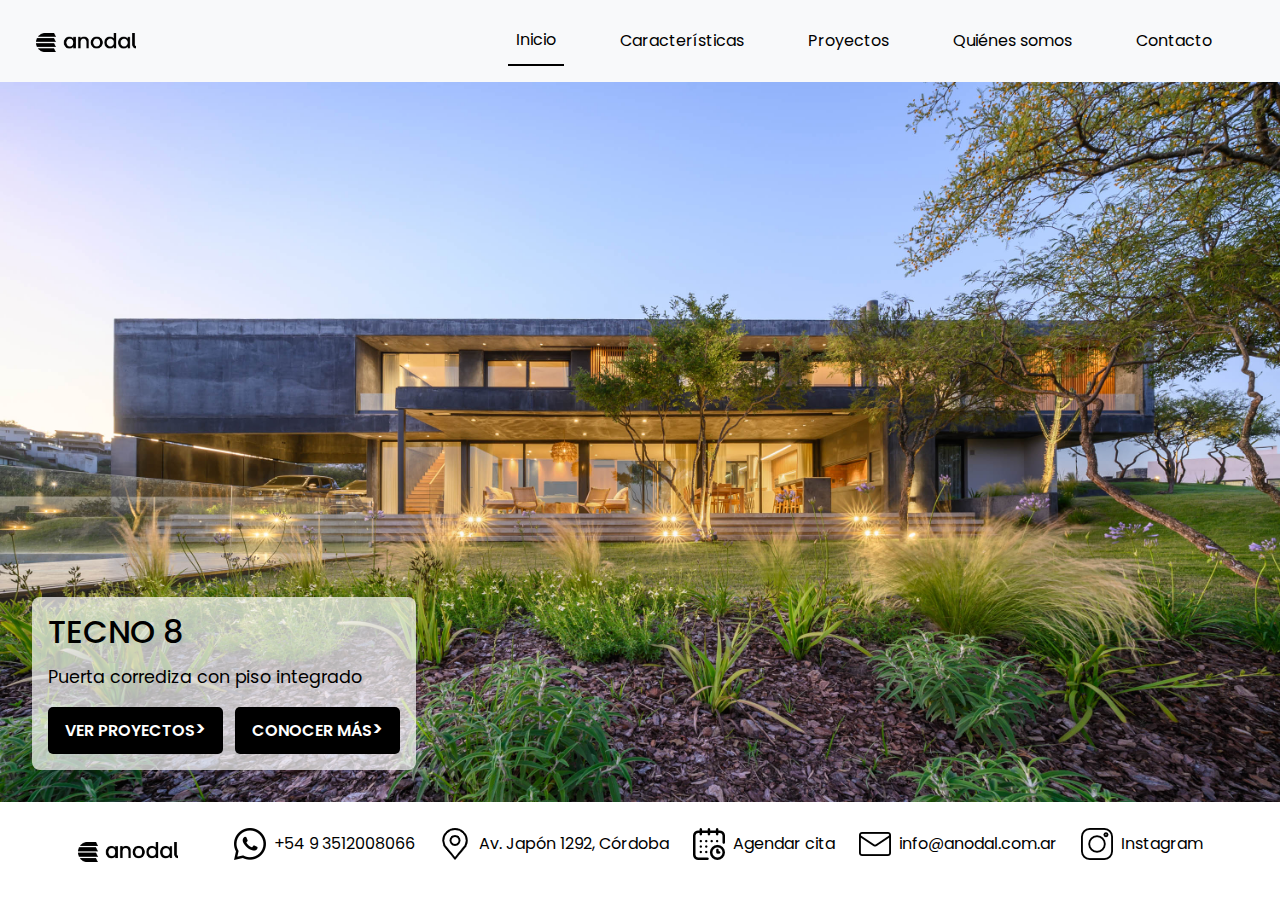
<file: index.html>
<!DOCTYPE html>
<html lang="en">
  <head>
    <link rel="preconnect" href="https://fonts.googleapis.com">
    <link rel="preconnect" href="https://fonts.gstatic.com" crossorigin>
    <link href="https://fonts.googleapis.com/css2?family=Poppins:ital,wght@0,100;0,200;0,300;0,400;0,500;0,600;0,700;0,800;0,900;1,100;1,200;1,300;1,400;1,500;1,600;1,700;1,800;1,900&display=swap" rel="stylesheet">
    <meta charset="UTF-8" />
    <meta name="viewport" content="width=device-width, initial-scale=1.0" />
    <title>Tecno 8</title>
    <link rel="stylesheet" href="https://cdn.jsdelivr.net/npm/bootstrap@5.3.5/dist/css/bootstrap.min.css">
    <link rel="stylesheet" href="css/main.css">

  </head>
  <body>
    <header>
      <!--Navegación-->
      <nav class="navbar navbar-expand-lg navbar-light bg-light fixed-top">
        <div class="container-fluid">
          <a class="navbar-brand" href="index.html">
            <img src="icons/ANODAL_logoNegroPNG.png" alt="logo anodal png" class="logo-navbar">
          </a>
          <!-- Botón del menú hamburguesa -->
          <button class="navbar-toggler" type="button" data-bs-toggle="collapse" data-bs-target="#navbarNav" aria-controls="navbarNav" aria-expanded="false" aria-label="Toggle navigation">
            <span class="navbar-toggler-icon"></span>
          </button>
          <!-- Menú -->
          <div class="collapse navbar-collapse" id="navbarNav">
            <ul class="navbar-nav ms-auto">
              <li class="nav-item">
                <a class="nav-link navbar-line active" aria-current="page" href="index.html">Inicio</a>
              </li>
              <li class="nav-item">
                <a class="nav-link" href="pages/características.html">Características</a>
              </li>
              <li class="nav-item">
                <a class="nav-link" href="pages/proyectos.html">Proyectos</a>
              </li>
              <li class="nav-item">
                <a class="nav-link" href="pages/quienessomos.html">Quiénes somos</a>
              </li>
              <li class="nav-item">
                <a class="nav-link" href="pages/contactos.html">Contacto</a>
              </li>
            </ul>
          </div>
        </div>
      </nav>      
    </header>
    <main>
      <section class="hero-card">
        <div class="hero-card__image">
          <img src="images/Portada_index.jpg" alt="Interior moderno de Puerta corrediza Tecno8">
        </div>
      
        <div class="hero-card__overlay">
          <h2 class="overlay__title">TECNO 8</h2>
          <p class="overlay__subtitle">Puerta corrediza con piso integrado</p>
          <div class="overlay__buttons">
            <a href="pages/proyectos.html" class="btn">Ver proyectos</a>
            <a href="pages/contactos.html" class="btn">Conocer más</a>
          </div>
        </div>
      </section>
    </main>
    <!--PIE DE PÁGINA-->
    <footer class="footer">
      <div class="footer-content">
        <img src="icons/ANODAL_logoNegroPNG.png" alt="logo pie de página anodal" class="footer-logo">
        <ul class="footer-links">
          <li><img src="icons/wsp.png" alt="Whatsapp"> +54 9 3512008066</li>
          <li><img src="icons/location.png" alt="Ubicación"><a href="https://maps.app.goo.gl/4tAfDh3dM7c9TJ287">Av. Japón 1292, Córdoba</a></li>
          <li><img src="icons/calendar.png" alt="Agendar cita"><a href="pages/contactos.html">Agendar cita</a></li>
          <li><img src="icons/email.png" alt="Email"><a href="pages/contactos.html">info@anodal.com.ar</a></li>
          <li><img src="icons/instagram.png" alt="Instagram"><a href="https://www.instagram.com/anodal_aberturas">Instagram</a></li>
        </ul>
      </div>
    </footer>
    <script src="https://cdn.jsdelivr.net/npm/bootstrap@5.3.5/dist/js/bootstrap.bundle.min.js" integrity="sha384-k6d4wzSIapyDyv1kpU366/PK5hCdSbCRGRCMv+eplOQJWyd1fbcAu9OCUj5zNLiq" crossorigin="anonymous"></script>
  </body>
</html>
</file>
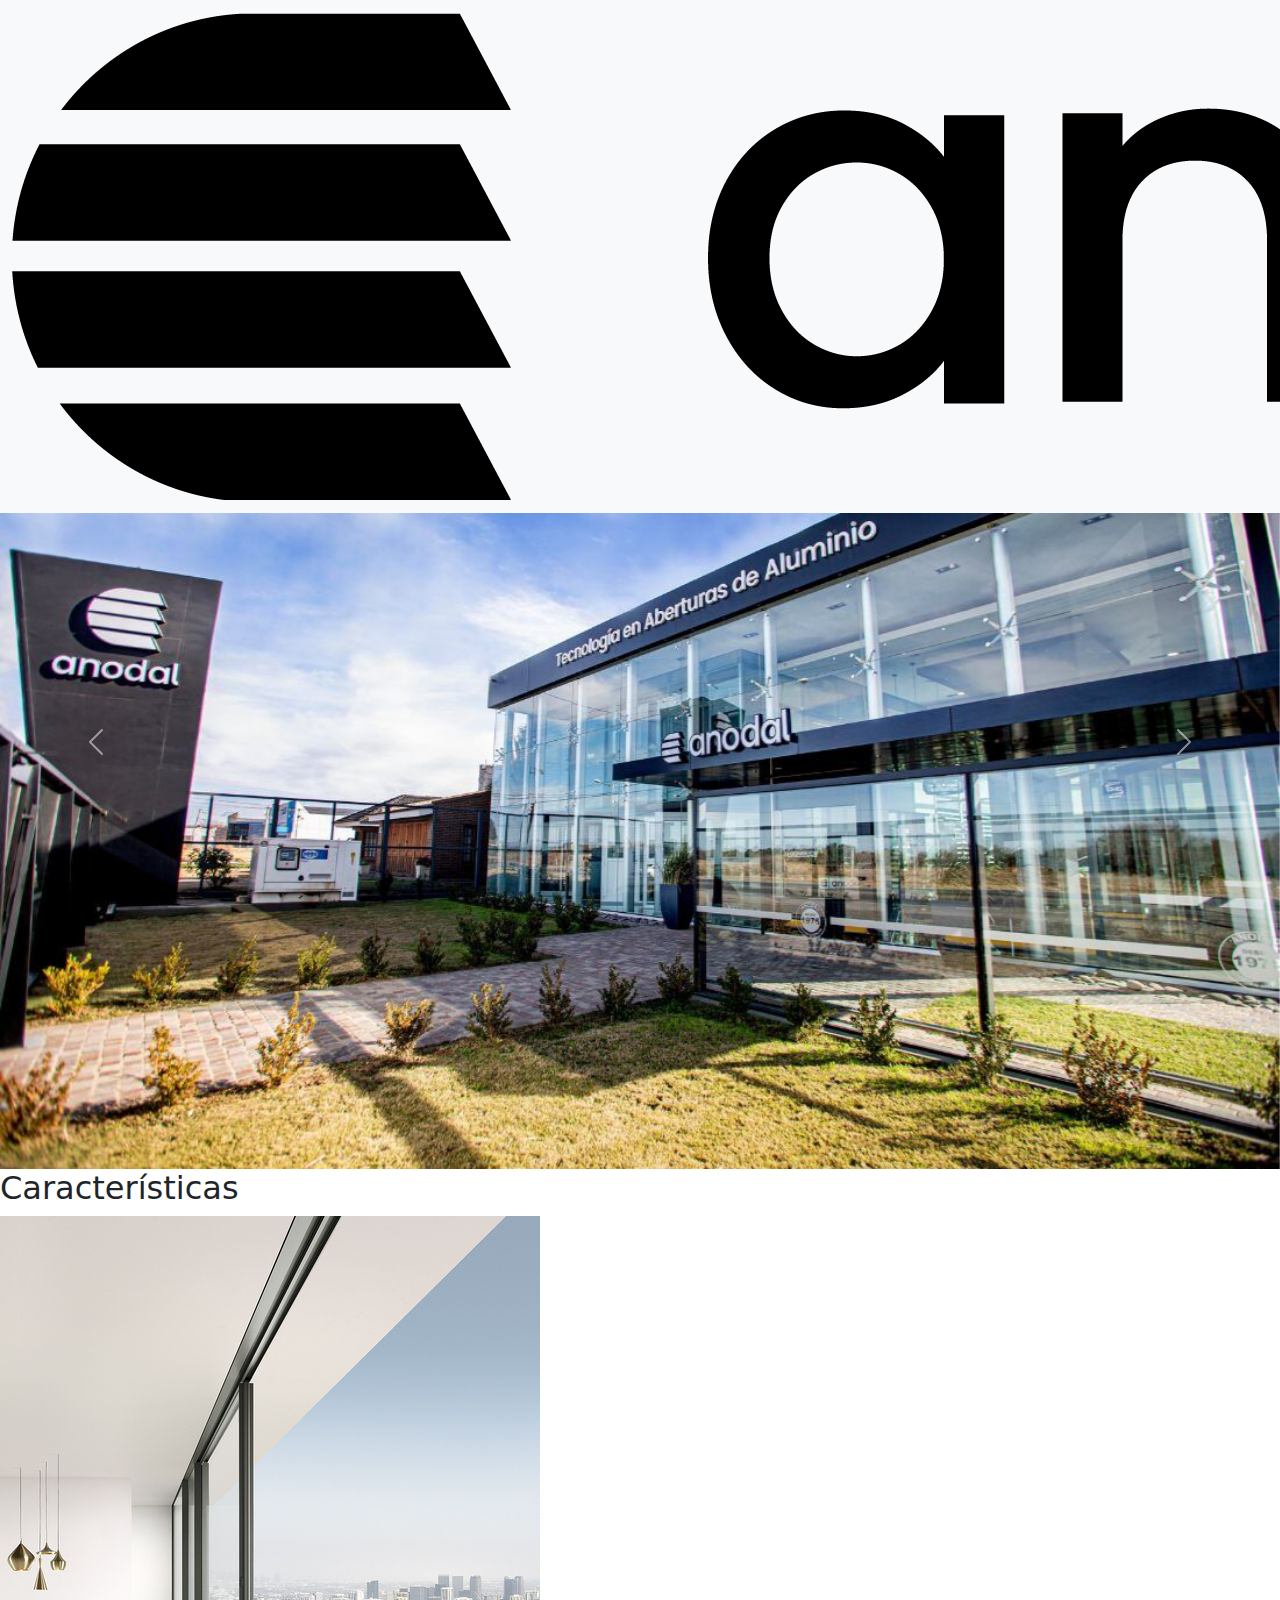
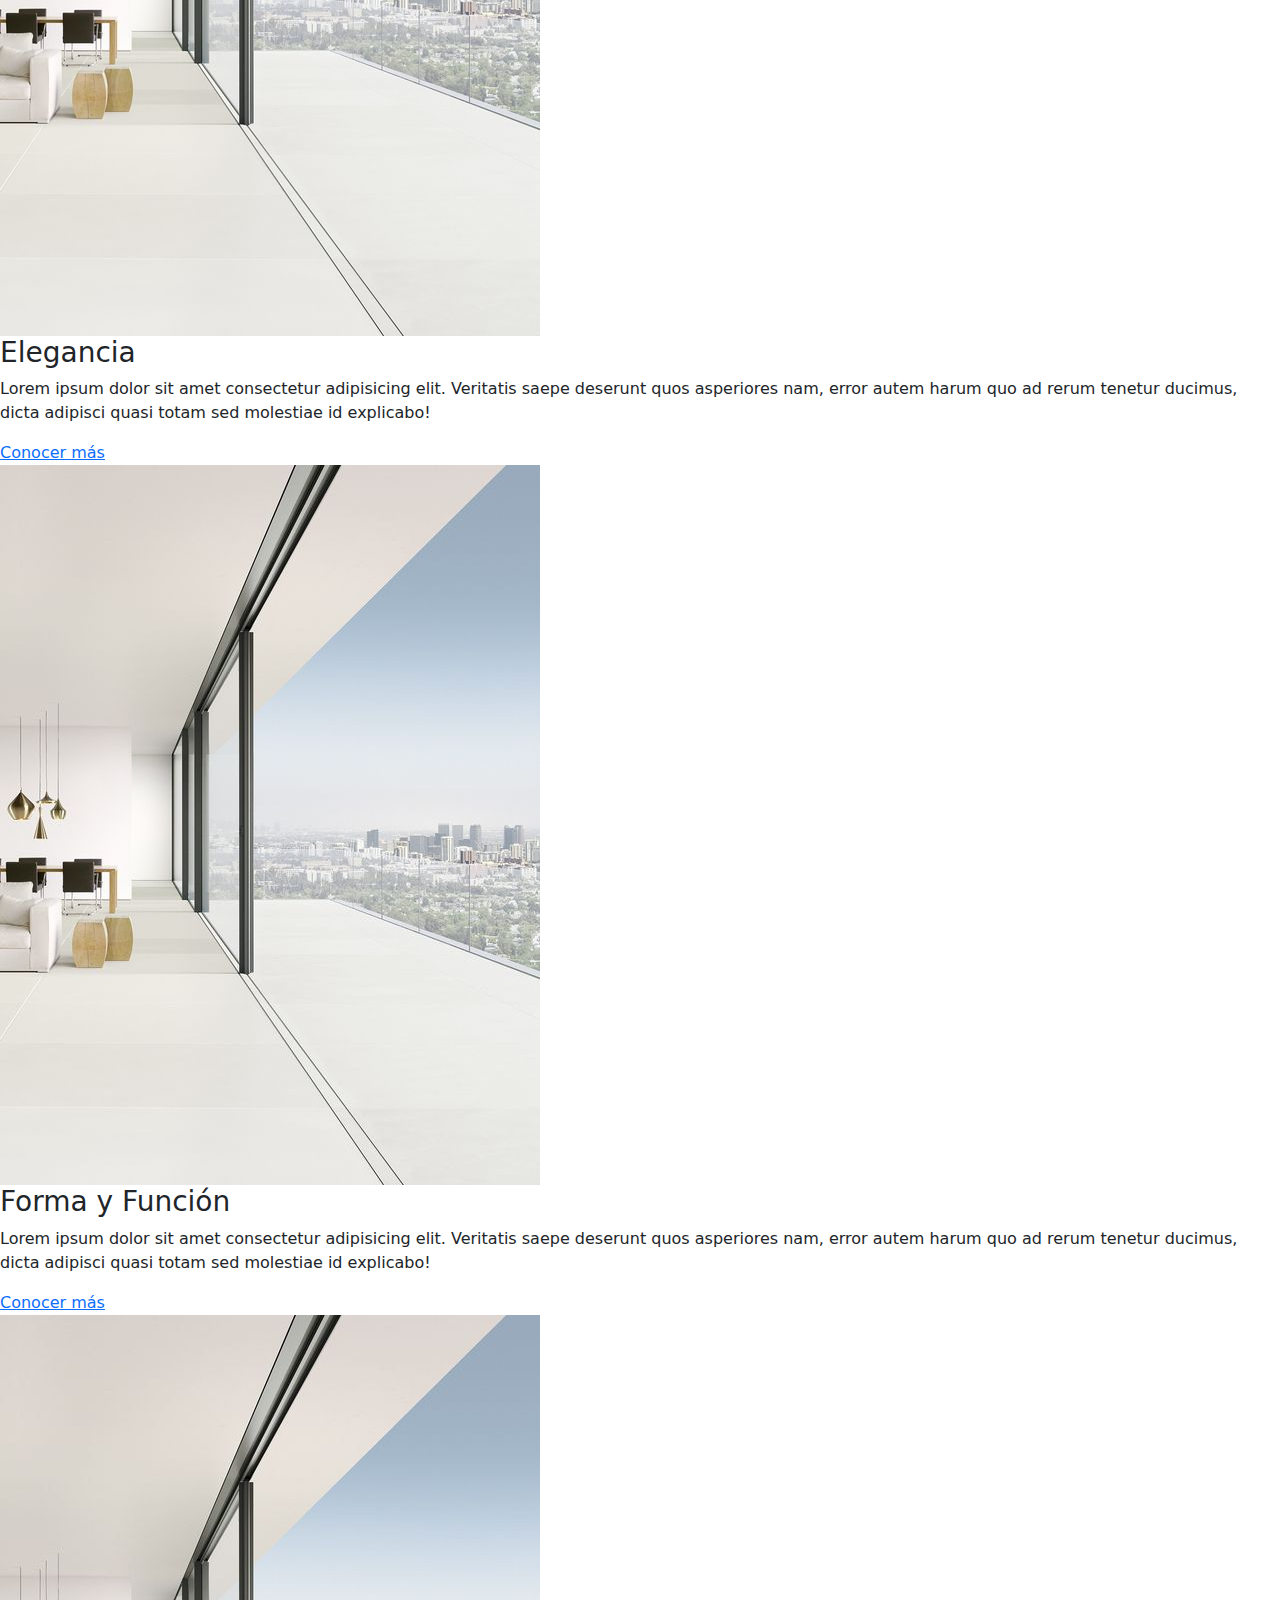
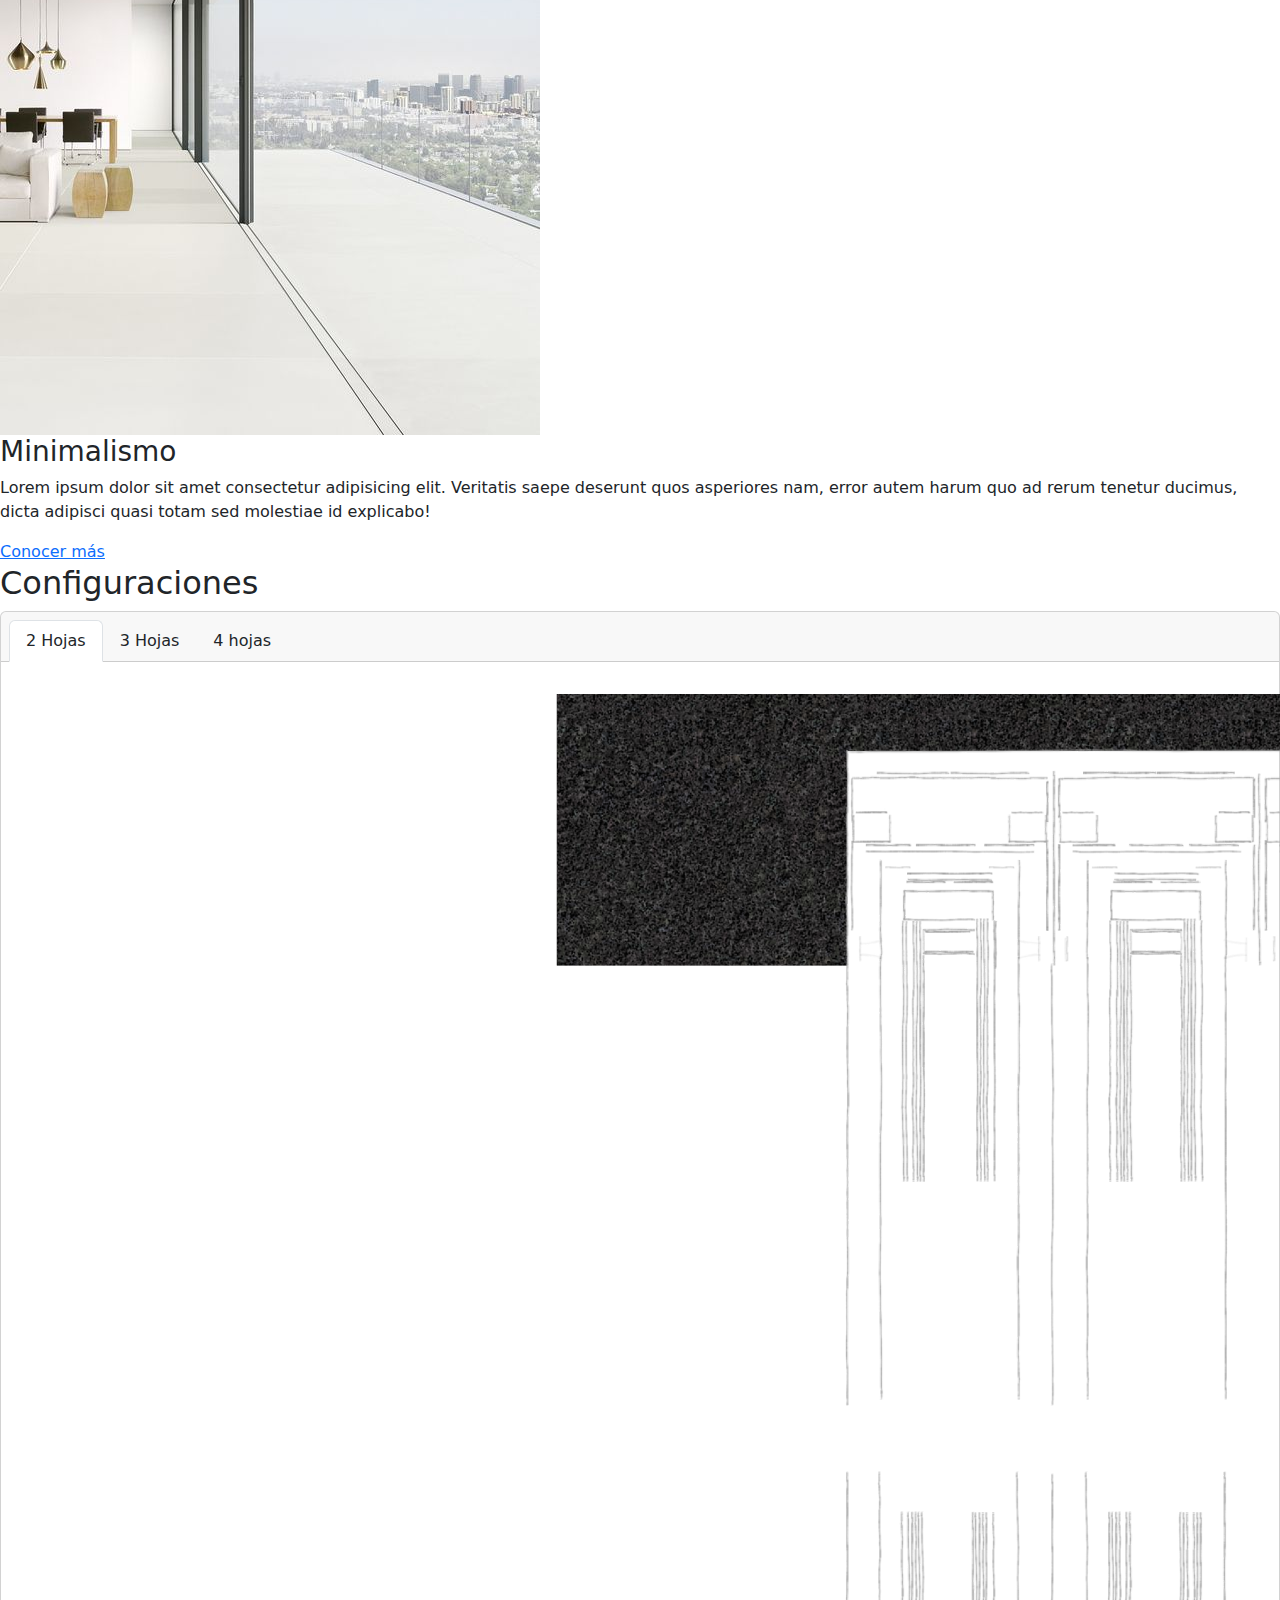
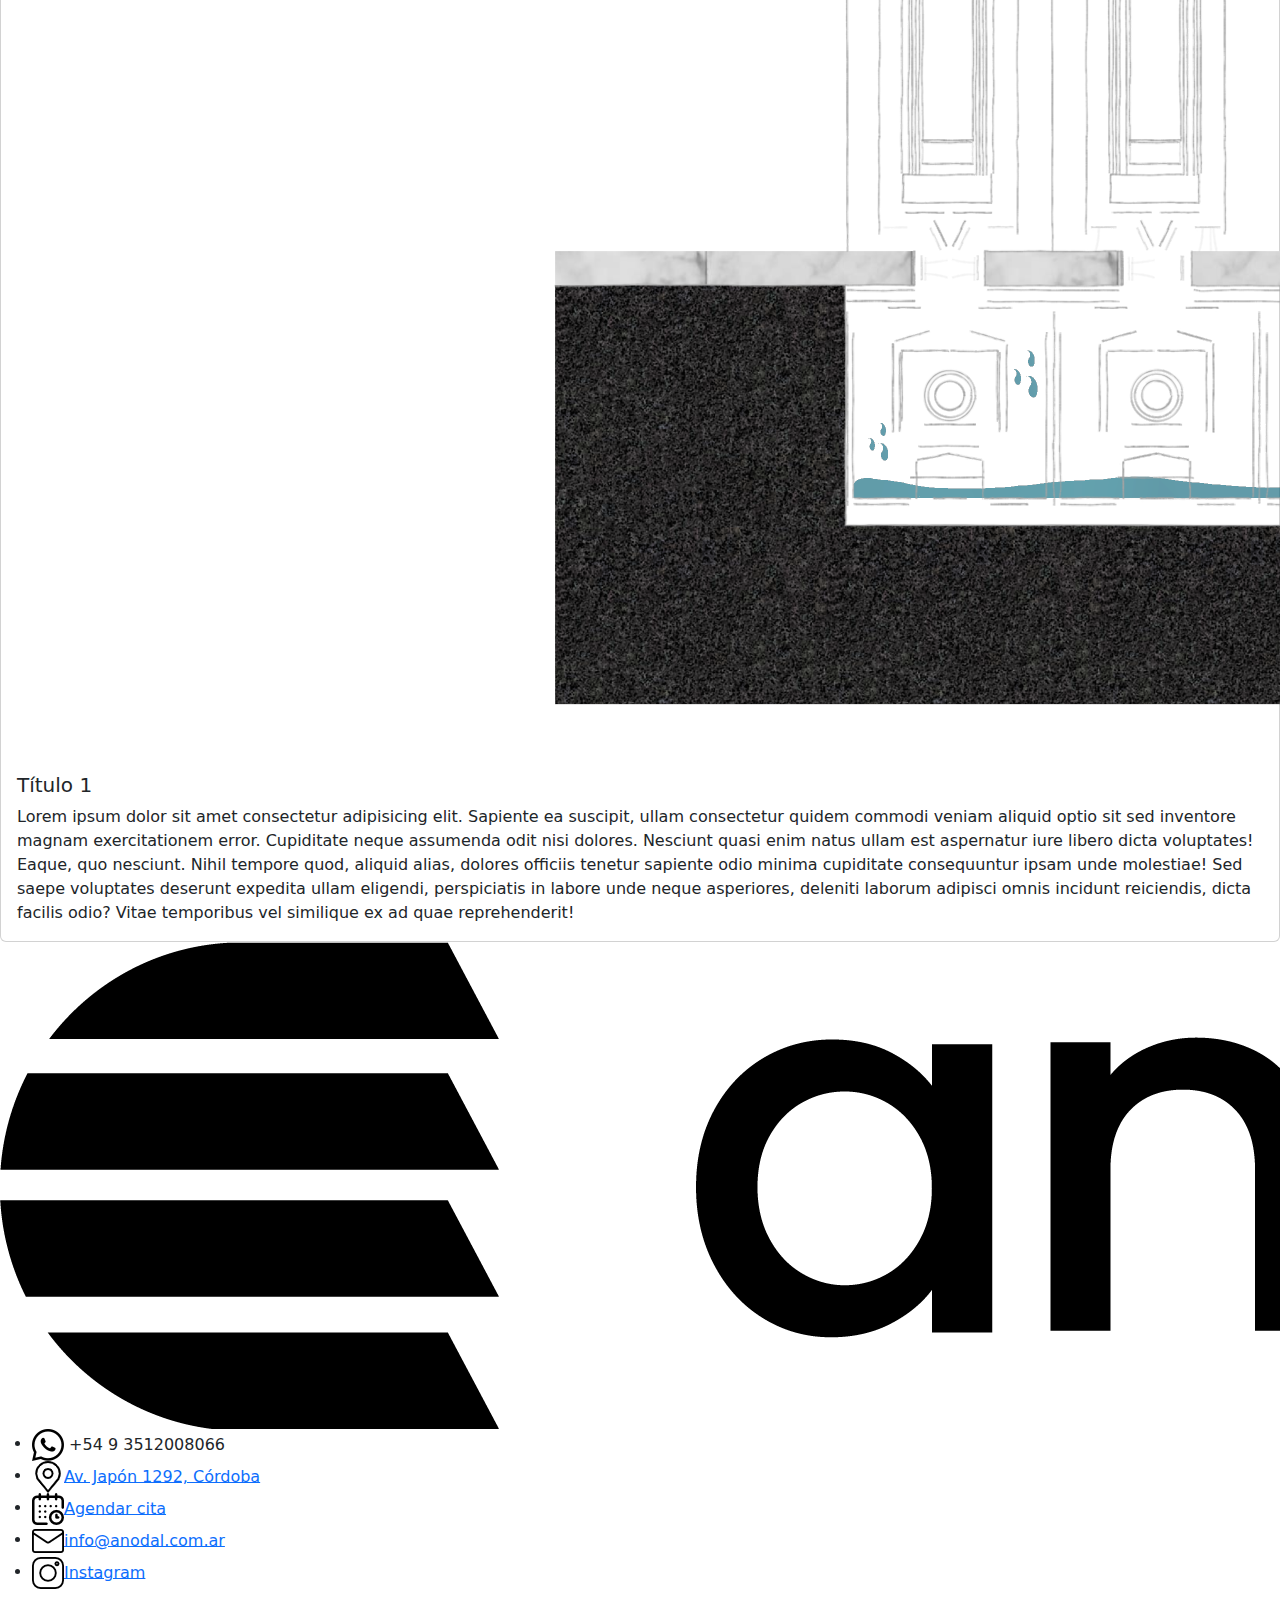
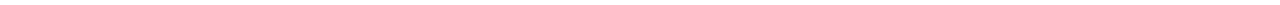
<file: pages/características.html>
<!DOCTYPE html>
<html lang="en">
<head>
    <link rel="preconnect" href="https://fonts.googleapis.com">
    <link rel="preconnect" href="https://fonts.gstatic.com" crossorigin>
    <link href="https://fonts.googleapis.com/css2?family=Poppins:ital,wght@0,100;0,200;0,300;0,400;0,500;0,600;0,700;0,800;0,900;1,100;1,200;1,300;1,400;1,500;1,600;1,700;1,800;1,900&display=swap" rel="stylesheet">
    <meta charset="UTF-8">
    <meta name="viewport" content="width=device-width, initial-scale=1.0">
    <title>Tecno 8</title>
    <link rel="stylesheet" href="https://cdn.jsdelivr.net/npm/bootstrap@5.3.5/dist/css/bootstrap.min.css">
    <link rel="stylesheet" href="../css/style.css">
</head>
<body>
    <header>
        <!--Navegación-->
        <nav class="navbar navbar-expand-lg navbar-light bg-light fixed-top">
        <div class="container-fluid">
            <a class="navbar-brand" href="../index.html">
            <img src="../icons/ANODAL_logoNegroPNG.png" alt="logo anodal png" class="logo-navbar">
            </a>
            <!-- Botón del menú hamburguesa -->
            <button class="navbar-toggler" type="button" data-bs-toggle="collapse" data-bs-target="#navbarNav" aria-controls="navbarNav" aria-expanded="false" aria-label="Toggle navigation">
            <span class="navbar-toggler-icon"></span>
            </button>
            <!-- Menú -->
            <div class="collapse navbar-collapse" id="navbarNav">
            <ul class="navbar-nav ms-auto">
                <li class="nav-item">
                <a class="nav-link" href="../index.html">Inicio</a>
                </li>
                <li class="nav-item">
                <a class="nav-link navbar-line active" aria-current="page"href="../pages/características.html">Características</a>
                </li>
                <li class="nav-item">
                <a class="nav-link" href="../pages/proyectos.html">Proyectos</a>
                </li>
                <li class="nav-item">
                <a class="nav-link" href="../pages/quienessomos.html">Quiénes somos</a>
                </li>
                <li class="nav-item">
                <a class="nav-link" href="../pages/contactos.html">Contacto</a>
                </li>
            </ul>
            </div>
        </div>
        </nav>      
    </header>
    <main>
        <!--Caracteristicas-->
        <section>
        <div id="carouselExample" class="carousel slide">
            <div class="carousel-inner">
            <div class="carousel-item active">
                <img src="../images/anodalexterior.jpg" class="d-block w-100" alt="imagen card 1">
            </div>
            <div class="carousel-item">
                <img src="../images/anodalexterior.jpg" class="d-block w-100" alt="imagen card 2">
            </div>
            <div class="carousel-item">
                <img src="../images/anodalexterior.jpg" class="d-block w-100" alt="imagen card 3">
            </div>
            </div>
            <button class="carousel-control-prev" type="button" data-bs-target="#carouselExample" data-bs-slide="prev">
            <span class="carousel-control-prev-icon" aria-hidden="true"></span>
            <span class="visually-hidden">Antes</span>
            </button>
            <button class="carousel-control-next" type="button" data-bs-target="#carouselExample" data-bs-slide="next">
            <span class="carousel-control-next-icon" aria-hidden="true"></span>
            <span class="visually-hidden">Siguiente</span>
            </button>
        </div>
<section>
    <h2 class="section-title">Características</h2>
    <div class="grid-caracteristicas">
        <div>
            <article class="card-item">
                <img src="../images/minimalismo.jpg" alt="elegancia">
                <h3 class="titulo-card">Elegancia</h3>
                <p>Lorem ipsum dolor sit amet consectetur adipisicing elit. Veritatis saepe deserunt quos asperiores nam, error autem harum quo ad rerum tenetur ducimus, dicta adipisci quasi totam sed molestiae id explicabo!</p>
                <a href="../pages/proyectos.html" class="btn-card">
                    Conocer más
                </a>
            </article>
        </div>
        <div>
            <article class="card-item">
                <img src="../images/minimalismo.jpg" alt="formafunción">
                <h3 class="titulo-card">Forma y Función</h3>
                <p>Lorem ipsum dolor sit amet consectetur adipisicing elit. Veritatis saepe deserunt quos asperiores nam, error autem harum quo ad rerum tenetur ducimus, dicta adipisci quasi totam sed molestiae id explicabo!</p>
                <a href="../pages/proyectos.html" class="btn-card">
                    Conocer más
                </a>
            </article>
        </div>
        <div>
            <article class="card-item">
                <img src="../images/minimalismo.jpg" alt="Minimalismo">
                <h3 class="titulo-card">Minimalismo</h3>
                <p>Lorem ipsum dolor sit amet consectetur adipisicing elit. Veritatis saepe deserunt quos asperiores nam, error autem harum quo ad rerum tenetur ducimus, dicta adipisci quasi totam sed molestiae id explicabo!</p>
                <a href="../pages/proyectos.html" class="btn-card">
                    Conocer más
                </a>
            </article>
        </div>
    </div>
    </div>
</section>
<!--Configuraciones de las Hojas-->
<section>
    <h2 class="section-title">Configuraciones</h2>
    <div class="card text-center">
        <div class="card-header">
        <ul class="nav nav-tabs card-header-tabs">
            <li class="nav-item">
            <a class="nav-link active text-dark" data-bs-toggle="tab" href="#imagen1">2 Hojas</a>
            </li>
            <li class="nav-item">
            <a class="nav-link text-dark" data-bs-toggle="tab" href="#imagen2">3 Hojas</a>
            </li>
            <li class="nav-item">
            <a class="nav-link text-dark" data-bs-toggle="tab" href="#imagen3">4 hojas</a>
            </li>
        </ul>
        </div>
        <div class="card-body tab-content mt-3">
        <div class="tab-pane fade show active" id="imagen1">
            <div class="d-flex flex-wrap align-items-start gap-4">
            <img src="../images/3H+MOSQUITERO+DISEÑO 2.png" class="card-img-tab" alt="Imagen 1 corte">
            <div class="tab-text-content text-start">
                <h5 class="card-title">Título 1</h5>
                <p class="card-text">Lorem ipsum dolor sit amet consectetur adipisicing elit. Sapiente ea suscipit, ullam consectetur quidem commodi veniam aliquid optio sit sed inventore magnam exercitationem error. Cupiditate neque assumenda odit nisi dolores.
                Nesciunt quasi enim natus ullam est aspernatur iure libero dicta voluptates! Eaque, quo nesciunt. Nihil tempore quod, aliquid alias, dolores officiis tenetur sapiente odio minima cupiditate consequuntur ipsam unde molestiae!
                Sed saepe voluptates deserunt expedita ullam eligendi, perspiciatis in labore unde neque asperiores, deleniti laborum adipisci omnis incidunt reiciendis, dicta facilis odio? Vitae temporibus vel similique ex ad quae reprehenderit!</p>
            </div>
            </div>
        </div>
        <div class="tab-pane fade" id="imagen2">
            <div class="d-flex flex-wrap align-items-start gap-4">
            <img src="../images/3H+MOSQUITERO+DISEÑO 2.png" class="card-img-tab" alt="Imagen 2 corte">
            <div class="tab-text-content text-start">
                <h5 class="card-title">Título 2</h5>
                <p class="card-text">Lorem ipsum dolor sit amet consectetur adipisicing elit. Repellendus deserunt impedit qui culpa illo maiores inventore doloribus soluta dolorem? Sed nulla eligendi distinctio voluptate magni quo ullam doloribus id pariatur?
                Dolorum molestiae dolor non. Blanditiis, repellendus in corporis ad laudantium voluptatem doloremque modi nisi alias culpa nemo error suscipit? Aperiam deserunt repellendus explicabo accusantium quos illum, ut esse maiores voluptatem!
                Facilis, at? Dolor minima sapiente quisquam iure quae doloribus, fugit amet veritatis sit exercitationem error deleniti dolore, nostrum vel provident? Inventore eius obcaecati aspernatur corrupti, doloribus velit provident fugiat assumenda!.</p>
            </div>
            </div>
        </div>
        <div class="tab-pane fade" id="imagen3">
            <div class="d-flex flex-wrap align-items-start gap-4">
            <img src="../images/3H+MOSQUITERO+DISEÑO 2.png" class="card-img-tab" alt="Imagen 3 corte">
            <div class="tab-text-content text-start">
                <h5 class="card-title">Título 3</h5>
                <p class="card-text">Lorem ipsum dolor sit amet consectetur adipisicing elit. Labore consequuntur beatae necessitatibus dolores saepe sint quis odit temporibus officiis non eum, ut ex unde mollitia fugit inventore, maiores laudantium iste.
                Hic quas perferendis ad sequi exercitationem, sit reprehenderit rerum dignissimos fugiat enim ullam voluptates saepe corporis eveniet, odit amet dicta? Odit debitis quam animi accusamus magni enim id architecto quis.
                Saepe doloremque cupiditate labore, illo eius incidunt in aspernatur quibusdam deserunt earum quas nihil vel consequatur, ullam laudantium dolorum laborum? Voluptates doloribus qui cum voluptate obcaecati? Voluptate a omnis voluptatem?</p>
            </div>
            </div>
        </div>
        </div>
    </div>
</section>
    </main>
    <footer class="footer">
        <div class="footer-content">
        <img src="../icons/ANODAL_logoNegroPNG.png" alt="logo pie de página anodal" class="footer-logo">
        <ul class="footer-links">
            <li><img src="../icons/wsp.png" alt="Whatsapp"> +54 9 3512008066</li>
            <li><img src="../icons/location.png" alt="Ubicación"><a href="https://maps.app.goo.gl/4tAfDh3dM7c9TJ287">Av. Japón 1292, Córdoba</a></li>
            <li><img src="../icons/calendar.png" alt="Agendar cita"><a href="../pages/contactos.html">Agendar cita</a></li>
            <li><img src="../icons/email.png" alt="Email"><a href="../pages/contactos.html">info@anodal.com.ar</a></li>
            <li><img src="../icons/instagram.png" alt="Instagram"><a href="https://www.instagram.com/anodal_aberturas">Instagram</a></li>
        </ul>
        </div>
    </footer>
    <script src="https://cdn.jsdelivr.net/npm/bootstrap@5.3.5/dist/js/bootstrap.bundle.min.js" integrity="sha384-k6d4wzSIapyDyv1kpU366/PK5hCdSbCRGRCMv+eplOQJWyd1fbcAu9OCUj5zNLiq" crossorigin="anonymous"></script>
</body>
</html>
</file>
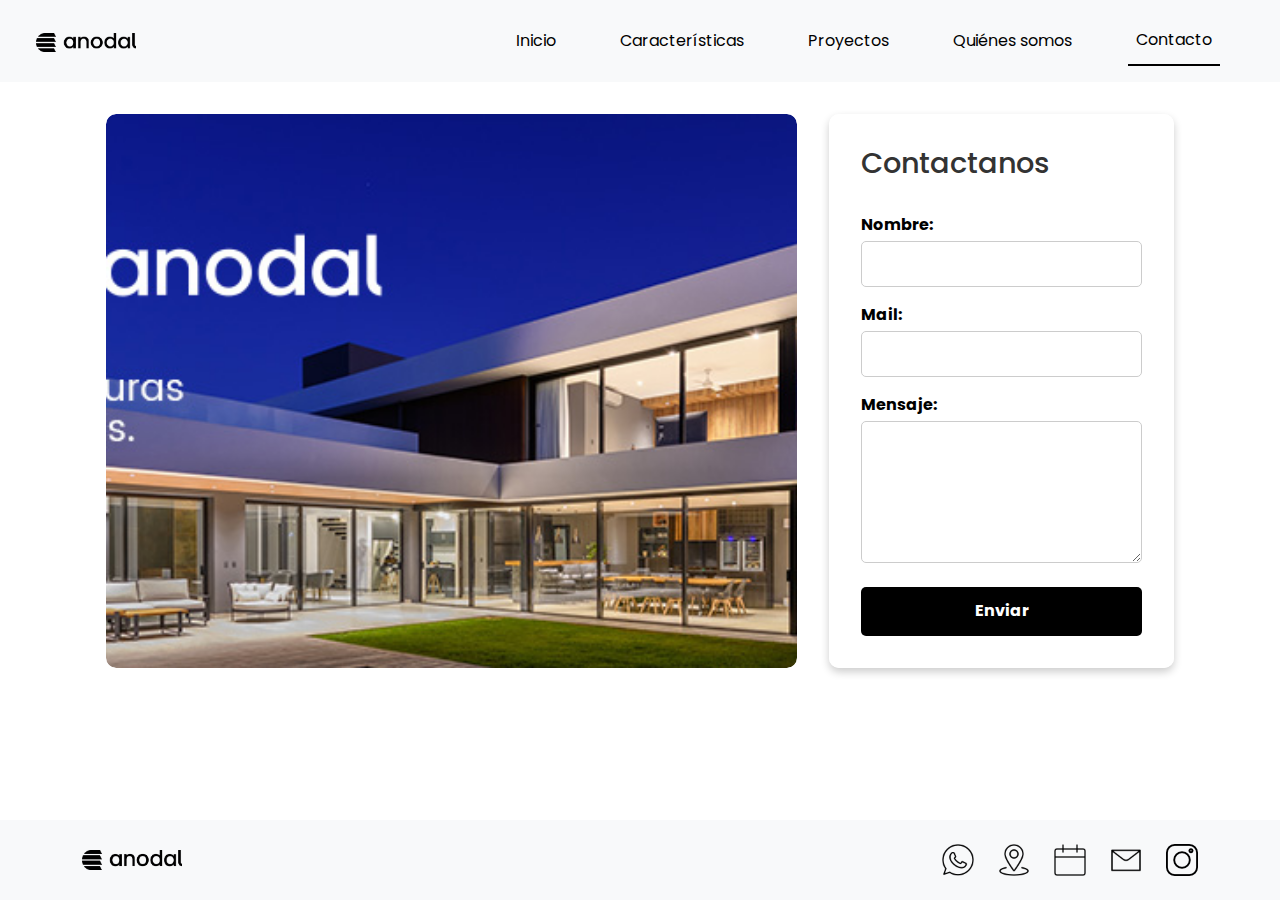
<file: pages/contactos.html>
<!DOCTYPE html>
<html lang="en">
<head>
    <link rel="preconnect" href="https://fonts.googleapis.com">
    <link rel="preconnect" href="https://fonts.gstatic.com" crossorigin>
    <link href="https://fonts.googleapis.com/css2?family=Poppins:ital,wght@0,100;0,200;0,300;0,400;0,500;0,600;0,700;0,800;0,900;1,100;1,200;1,300;1,400;1,500;1,600;1,700;1,800;1,900&display=swap" rel="stylesheet">
    <meta charset="UTF-8">
    <meta name="viewport" content="width=device-width, initial-scale=1.0">
    <meta name="description" content="Contacto: envíanos tu consulta sobre puertas corredizas línea Tecno 8 Anodal. Te responderemos pronto.">
    <meta name="keywords" content="contacto, consulta, cotización, puertas corredizas, Anodal, asesoramiento, información, Tecno 8">
    <title>Tecno 8 Anodal | Solicita tu cotización</title>
    <link rel="stylesheet" href="https://cdn.jsdelivr.net/npm/bootstrap@5.3.5/dist/css/bootstrap.min.css">
    <link rel="stylesheet" href="../css/main.css">
    <link rel="shortcut icon" href="../icons/Logo anodal.ico" type="image/x-icon">
</head>
<body>
    <header>
        <!--Navegación-->
        <nav class="navbar navbar-expand-lg navbar-light bg-light fixed-top">
        <div class="container-fluid">
            <a class="navbar-brand" href="../index.html">
            <img src="../icons/ANODAL_logoNegroPNG.png" alt="logo anodal png" class="logo-navbar">
            </a>
            <!-- Botón del menú hamburguesa -->
            <button class="navbar-toggler" type="button" data-bs-toggle="collapse" data-bs-target="#navbarNav" aria-controls="navbarNav" aria-expanded="false" aria-label="Toggle navigation">
            <span class="navbar-toggler-icon"></span>
            </button>
            <!-- Menú -->
            <div class="collapse navbar-collapse" id="navbarNav">
            <ul class="navbar-nav ms-auto">
                <li class="nav-item">
                <a class="nav-link" href="../index.html">Inicio</a>
                </li>
                <li class="nav-item">
                <a class="nav-link" href="../pages/características.html">Características</a>
                </li>
                <li class="nav-item">
                <a class="nav-link" href="../pages/proyectos.html">Proyectos</a>
                </li>
                <li class="nav-item">
                <a  class="nav-link" href="../pages/quienessomos.html">Quiénes somos</a>
                </li>
                <li class="nav-item">
                <a class="nav-link navbar-line active" aria-current="page"  href="../pages/contactos.html">Contacto</a>
                </li>
            </ul>
            </div>
        </div>
        </nav>      
    </header>
    <section>
    <main class="contacto-container">
        <div class="contacto-imagen">
        <img src="../images/anodalportada.jpg" alt="Imagen de contacto">
        </div>
        <form action="/submit" method="post" class="contacto-form">
        <h2>Contactanos</h2>
        <label for="nombre">Nombre:</label>
        <input type="text" id="nombre" name="nombre" required>
        <label for="mail">Mail:</label>
        <input type="email" id="mail" name="mail" required>
        <label for="mensaje">Mensaje:</label>
        <textarea id="mensaje" name="mensaje" rows="5" required></textarea>
        <input type="submit" value="Enviar" class="btn-contacto">
        </form>
    </main>
    </section>
<footer class="bg-light py-4">
<div class="container d-flex justify-content-between align-items-center flex-wrap">
    <!-- Logo a la izquierda -->
    <img src="../icons/ANODAL_logoNegroPNG.png" alt="Logo Anodal" class="img-fluid" style="width: 100px;">
    <!-- Íconos a la derecha -->
    <ul class="list-unstyled d-flex mb-0 gap-4">
    <li>
        <a href="https://wa.me/5493512008066" target="_blank" aria-label="Whatsapp">
        <img src="../icons/Whatsapp-Logo--Streamline-Ultimate.png" alt="Whatsapp" width="32">
        </a>
    </li>
    <li>
        <a href="https://maps.app.goo.gl/4tAfDh3dM7c9TJ287" target="_blank" aria-label="Ubicación">
        <img src="../icons/Pin-Location-1--Streamline-Ultimate.png" alt="Ubicación" width="32">
        </a>
    </li>
    <li>
        <a href="pages/contactos.html" aria-label="Agendar cita">
        <img src="../icons/Calendar--Streamline-Ultimate (1).png" alt="Agendar cita" width="32">
        </a>
    </li>
    <li>
        <a href="mailto:info@anodal.com.ar" aria-label="Email">
        <img src="../icons/Email-Action-Unread--Streamline-Ultimate.png" alt="Email" width="32">
        </a>
    </li>
    <li>
        <a href="https://www.instagram.com/anodal_aberturas" target="_blank" aria-label="Instagram">
        <img src="../icons/instagram.png" alt="Instagram" width="32">
        </a>
    </li>
    </ul>
</div>
</footer>
    <script src="https://cdn.jsdelivr.net/npm/bootstrap@5.3.5/dist/js/bootstrap.bundle.min.js" integrity="sha384-k6d4wzSIapyDyv1kpU366/PK5hCdSbCRGRCMv+eplOQJWyd1fbcAu9OCUj5zNLiq" crossorigin="anonymous"></script>
</body>
</html>
</file>
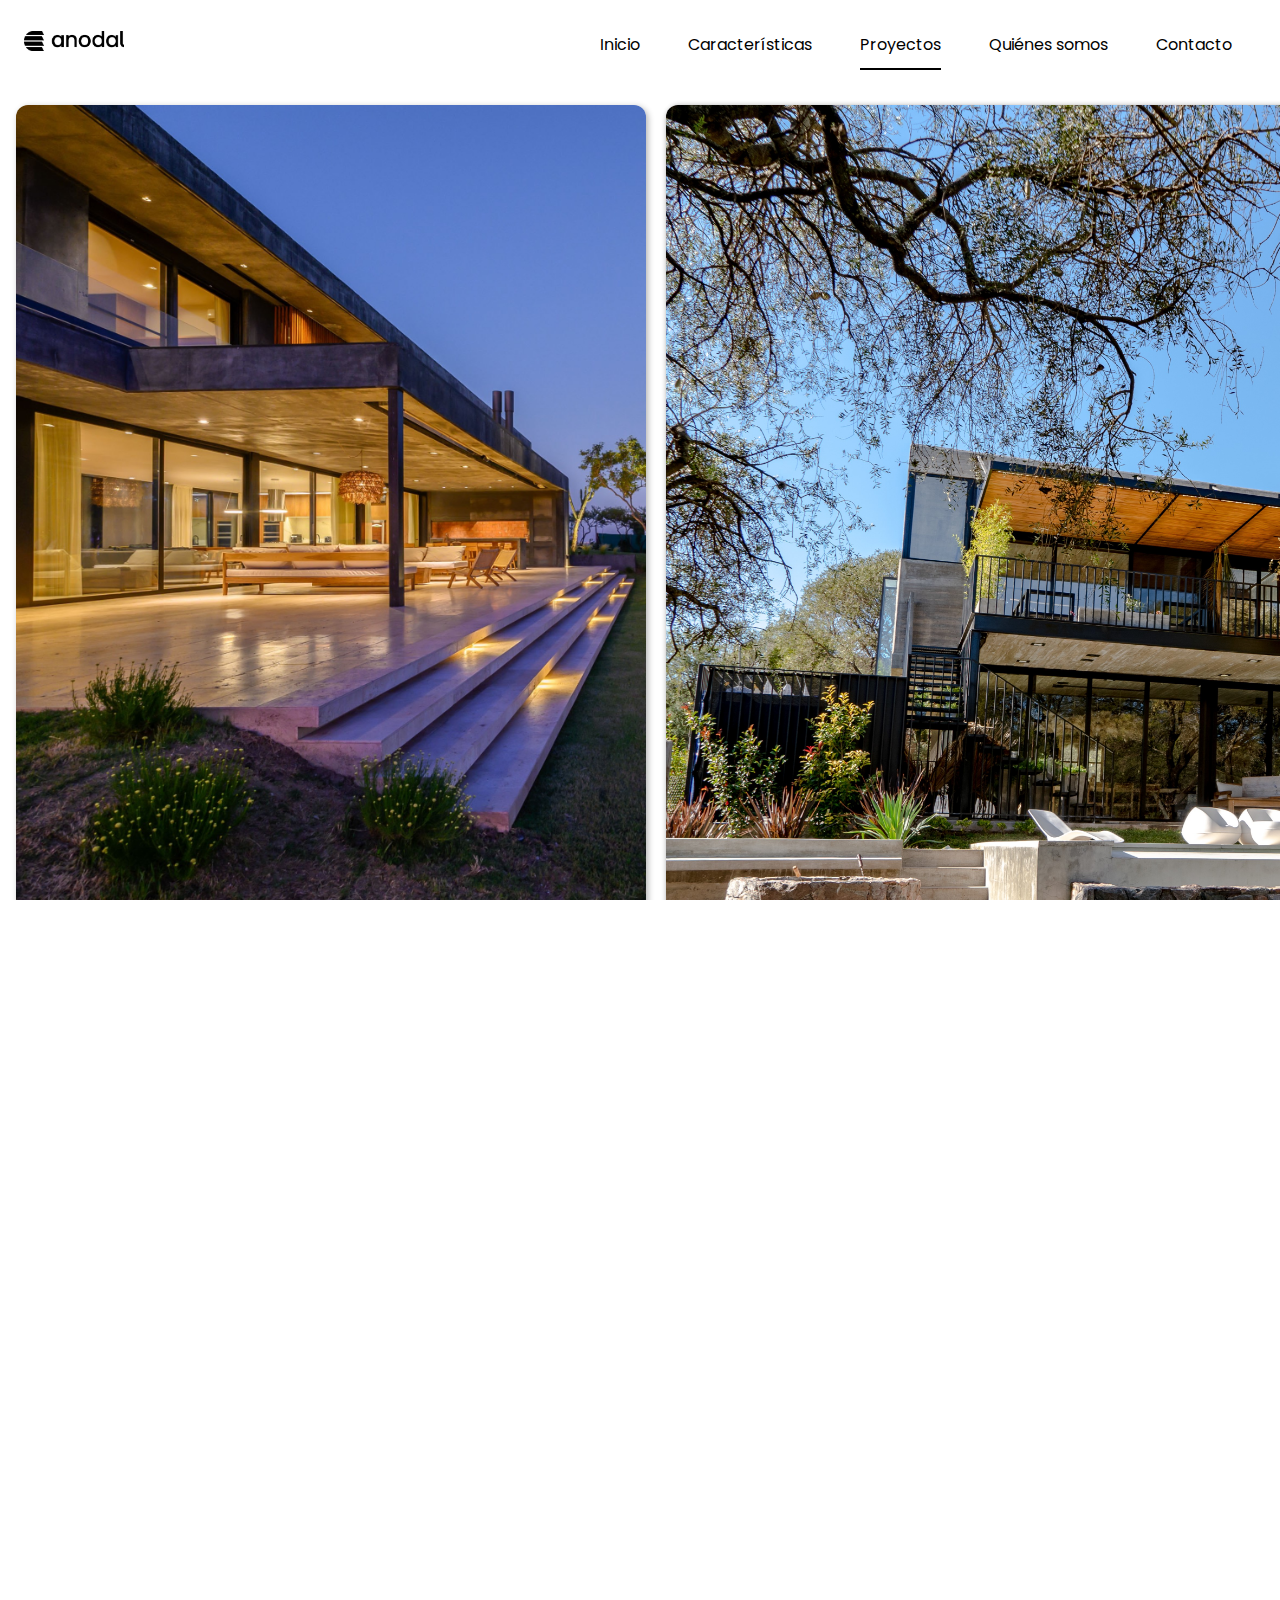
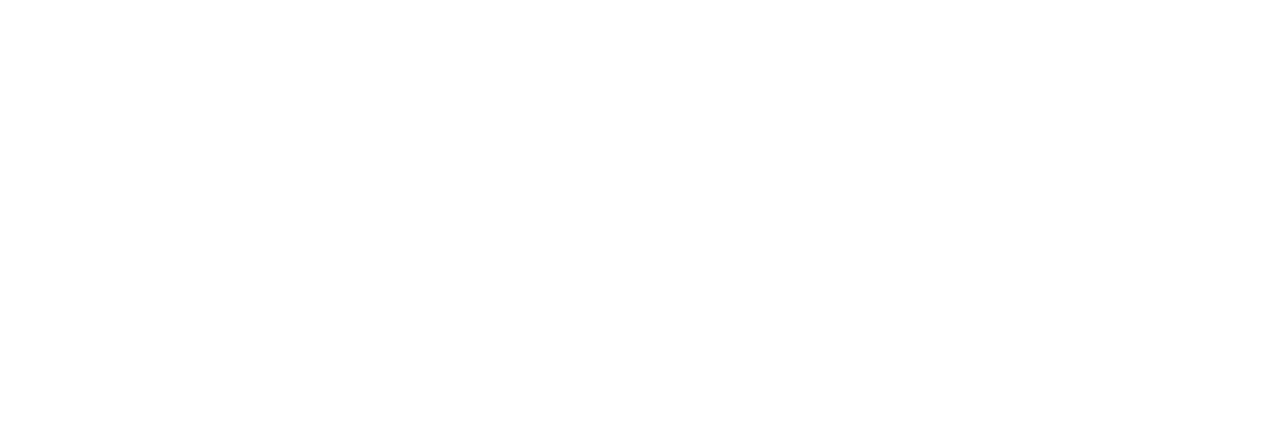
<file: pages/proyectos.html>
<!DOCTYPE html>
<html lang="en">
<head>
    <link rel="preconnect" href="https://fonts.googleapis.com">
    <link rel="preconnect" href="https://fonts.gstatic.com" crossorigin>
    <link href="https://fonts.googleapis.com/css2?family=Poppins:ital,wght@0,100;0,200;0,300;0,400;0,500;0,600;0,700;0,800;0,900;1,100;1,200;1,300;1,400;1,500;1,600;1,700;1,800;1,900&display=swap" rel="stylesheet">
    <meta charset="UTF-8">
    <meta name="viewport" content="width=device-width, initial-scale=1.0">
    <meta name="description" content="Proyectos: descubre instalaciones de puertas Tecno 8 corredizas Anodal en diversos espacios.">
    <meta name="keywords" content="proyectos, instalaciones, puertas corredizas, Anodal, arquitectura, render, ejemplos">   
    <title>Tecno 8 Anodal | Proyectos con puertas corredizas Anodal</title>
    <link rel="stylesheet" href="../css/main.css">
    <link rel="shortcut icon" href="../icons/Logo anodal.ico" type="image/x-icon">
</head>
<body>
    <header>
        <!--Navegación-->
        <nav class="navbar navbar-expand-lg navbar-light bg-light fixed-top">
        <div class="container-fluid">
            <a class="navbar-brand" href="../index.html">
            <img src="../icons/ANODAL_logoNegroPNG.png" alt="logo anodal png" class="logo-navbar">
            </a>
            <!-- Botón del menú hamburguesa -->
            <button class="navbar-toggler" type="button" data-bs-toggle="collapse" data-bs-target="#navbarNav" aria-controls="navbarNav" aria-expanded="false" aria-label="Toggle navigation">
            <span class="navbar-toggler-icon"></span>
            </button>
            <!-- Menú -->
            <div class="collapse navbar-collapse" id="navbarNav">
            <ul class="navbar-nav ms-auto">
                <li class="nav-item">
                <a class="nav-link" href="../index.html">Inicio</a>
                </li>
                <li class="nav-item">
                <a class="nav-link" href="../pages/características.html">Características</a>
                </li>
                <li class="nav-item">
                <a class="nav-link navbar-line active" aria-current="page" href="../pages/proyectos.html">Proyectos</a>
                </li>
                <li class="nav-item">
                <a class="nav-link" href="../pages/quienessomos.html">Quiénes somos</a>
                </li>
                <li class="nav-item">
                <a class="nav-link" href="../pages/contactos.html">Contacto</a>
                </li>
            </ul>
            </div>
        </div>
        </nav>      
    </header>
        <section>
            <div class="grid-proyectos">
                <article class="card-item">
                    <img src="../images/Proyecto1.jpg" alt="Proyecto 1" />
                    <a class="btn-card" href="../pages/contactos.html">Conocer más</a>
                </article>
            <div>
                <article class="card-item">
                    <article class="card-item">
                        <img src="../images/Proyecto2.jpg" alt="Proyecto 2" />
                        <a class="btn-card" href="../pages/contactos.html">Conocer más</a>
                    </article>
            </div>
            <div>
                <article class="card-item">
                    <img src="../images/Proyecto3.jpg" alt="Proyecto 3" />
                    <a class="btn-card" href="../pages/contactos.html">Conocer más</a>
                </article>
            </div>
            <div>
                <article class="card-item">
                    <img src="../images/Proyecto4.jpg" alt="Proyecto 4" />
                    <a class="btn-card" href="../pages/contactos.html">Conocer más</a>
                </article>                  
            </div>
        </section>
    </main>
    <footer class="footer">
        <div class="footer-content">
        <img src="../icons/ANODAL_logoNegroPNG.png" alt="logo pie de página anodal" class="footer-logo">
        <ul class="footer-links">
            <li><img src="../icons/wsp.png" alt="Whatsapp"> +54 9 3512008066</li>
            <li><img src="../icons/location.png" alt="Ubicación"><a href="https://maps.app.goo.gl/4tAfDh3dM7c9TJ287">Av. Japón 1292, Córdoba</a></li>
            <li><img src="../icons/calendar.png" alt="Agendar cita"><a href="../pages/contactos.html">Agendar cita</a></li>
            <li><img src="../icons/email.png" alt="Email"><a href="../pages/contactos.html">info@anodal.com.ar</a></li>
            <li><img src="../icons/instagram.png" alt="Instagram"><a href="https://www.instagram.com/anodal_aberturas">Instagram</a></li>
        </ul>
        </div>
    </footer> 
    <script src="https://cdn.jsdelivr.net/npm/bootstrap@5.3.5/dist/js/bootstrap.bundle.min.js" integrity="sha384-k6d4wzSIapyDyv1kpU366/PK5hCdSbCRGRCMv+eplOQJWyd1fbcAu9OCUj5zNLiq" crossorigin="anonymous"></script>
</body>
</html>
</file>
<file: css/main.css>
.card-item, .grid-caracteristicas .card-item {
  box-shadow: 2px 2px 6px rgba(0, 0, 0, 0.3);
}

.card-item:hover, .grid-caracteristicas .card-item:hover {
  box-shadow: 2px 2px 26px rgba(0, 0, 0, 0.3);
}

.footer .footer-content, .footer .footer-links, .footer .footer-links li, .navbar .container-fluid, .navbar ul {
  display: flex;
  justify-content: center;
  align-items: center;
}

html, body {
  font-family: "Poppins", sans-serif;
  color: #000;
  background-color: #fff;
  height: 100%;
  margin: 0;
  display: flex;
  flex-direction: column;
  overflow-x: hidden;
}

body > main,
body > section {
  flex: 1;
}

.navbar {
  background: none;
  padding: 1rem 1.5rem;
  position: relative;
  z-index: 1050;
}
.navbar .container-fluid {
  justify-content: space-between;
}
.navbar ul {
  list-style: none;
  margin-left: auto;
}
.navbar ul li {
  margin: 0 1.5rem;
}
.navbar ul li a {
  color: #000;
  text-decoration: none;
  padding: 0.75rem 0;
}
.navbar ul li a.navbar-line {
  padding-bottom: 0.75rem;
  border-bottom: 2px solid #000;
}
.navbar .logo-navbar {
  width: 100px;
}
.navbar .navbar-toggler {
  border: none;
  background: transparent;
}
@media (max-width: 768px) {
  .navbar .navbar-nav {
    width: 100%;
    text-align: center;
  }
  .navbar .navbar-nav .nav-item {
    width: 100%;
    margin: 1rem 0;
  }
  .navbar .navbar-nav .nav-item .nav-link {
    padding: 1rem 0;
  }
}

.hero-card {
  position: relative;
}
.hero-card__image img {
  width: 100%;
  display: block;
}
.hero-card__overlay {
  position: absolute;
  bottom: 2rem;
  left: 2rem;
  background-color: rgba(255, 255, 255, 0.7);
  padding: 1rem;
  border-radius: 8px;
}
.hero-card__overlay .overlay__title {
  font-size: 2rem;
  margin-bottom: 0.75rem;
}
.hero-card__overlay .overlay__subtitle {
  font-size: 1.1rem;
  line-height: 1.6;
}
.hero-card__overlay .overlay__buttons {
  display: flex;
  gap: 0.75rem;
}
.hero-card__overlay .overlay__buttons .btn {
  display: inline-flex;
  align-items: center;
  background-color: #000;
  color: #fff;
  padding: 0.75rem 1rem;
  text-transform: uppercase;
  font-weight: 600;
  border-radius: 5px;
  text-decoration: none;
  cursor: pointer;
  transition: background-color 0.3s ease;
  padding: 0.5rem 1rem;
}
.hero-card__overlay .overlay__buttons .btn:hover {
  background-color: #1d1d1d;
}
.hero-card__overlay .overlay__buttons .btn::after {
  content: ">";
  font-size: 1.2rem;
  margin-left: auto;
}
@media (max-width: 576px) {
  .hero-card {
    display: grid;
    grid-template-rows: auto auto;
  }
  .hero-card__overlay {
  position: static;
max-width: 100%;
padding: 1rem 0 0 0;
background: none;
color: #000000;
padding: 1rem 0 0 1rem;
  }
}

.section-title {
  text-align: center;
  font-size: 2rem;
  margin: 2rem 0;
}

.grid-caracteristicas,
.grid-proyectos {
  display: grid;
  justify-content: center;
  gap: 1.5rem;
  padding: 1rem;
}
@media (max-width: 768px) {
  .grid-caracteristicas,
  .grid-proyectos {
    grid-template-columns: repeat(2, 1fr);
  }
}
@media (max-width: 576px) {
  .grid-caracteristicas,
  .grid-proyectos {
    grid-template-columns: 1fr;
  }
}

.card-item {
  background: none;
  border-radius: 10px;
  text-align: center;
  padding: 1.5rem;
  transition: transform 0.3s;
}
.card-item:hover {
  transform: translateY(5px);
}
.card-item img {
  width: 100%;
  border-radius: 10px;
  object-fit: cover;
}
.card-item h3 {
  font-size: 1.5rem;
  font-weight: 700;
  margin: 1rem 0 0.75rem;
}
.card-item p {
  font-size: 1.1rem;
  margin-bottom: 1rem;
}
.card-item .btn-card {
  display: inline-flex;
  align-items: center;
  background-color: #000;
  color: #fff;
  padding: 0.75rem 1rem;
  text-transform: uppercase;
  font-weight: 600;
  border-radius: 5px;
  text-decoration: none;
  cursor: pointer;
  transition: background-color 0.3s ease;
  width: 100%;
  text-align: center;
}
.card-item .btn-card:hover {
  background-color: #1d1d1d;
}
.card-item .btn-card::after {
  content: ">";
  font-size: 1.2rem;
  margin-left: auto;
}

.footer {
  background-color: #fff;
  padding: 1.5rem;
}
.footer .footer-content {
  gap: 1.5rem;
  flex-wrap: wrap;
}
.footer .footer-logo {
  width: 100px;
}
.footer .footer-links {
  list-style: none;
  gap: 1.5rem;
  flex-wrap: wrap;
}
.footer .footer-links li {
  gap: 0.5rem;
  white-space: nowrap;
}
.footer .footer-links li a {
  color: #000;
  text-decoration: none;
}
.footer .footer-links li a:hover {
  color: #1d1d1d;
}

.grid-caracteristicas {
  width: 100%;
  display: grid;
  justify-content: center;
  grid-template-columns: repeat(auto-fit, minmax(300px, 1fr));
  grid-gap: 20px;
  align-items:normal;
  padding: 20px;
}
@media (max-width: 768px) {
  .grid-caracteristicas {
    grid-template-columns: repeat(2, 1fr);
  }
}
@media (max-width: 576px) {
  .grid-caracteristicas {
    grid-template-columns: repeat(1, 1fr);
  }
}
.grid-caracteristicas .card-item {
  display: flex;
  flex-direction: column;
  align-items: stretch;
  justify-content: space-between;
  padding: 20px;
  max-width: 400px;
  background: none;
  border-radius: 10px;
  text-align: center;
  transition: transform 0.3s;
}
.grid-caracteristicas .card-item:hover {
  transform: translateY(5px);
}
.grid-caracteristicas .card-item img {
  width: 100%;
  border-radius: 10px;
}
.grid-caracteristicas .card-item p {
  font-size: 1.5rem;
  text-align: center;
  margin-bottom: 1rem;
  color: #000;
}
.grid-caracteristicas .card-item h3 {
  font-size: 1.5rem;
  font-weight: 700;
  margin: 1rem 0 0.5rem;
}
.grid-caracteristicas .card-item .btn-card {
  display: inline-block;
  text-decoration: none;
  background-color: #000;
  color: #fff;
  padding: 0.75rem 1.5rem;
  border-radius: 5px;
  text-transform: uppercase;
  font-weight: 600;
  width: 100%;
  text-align: center;
  transition: background-color 0.3s ease;
}
.grid-caracteristicas .card-item .btn-card:hover {
  background-color: #1d1d1d;
}

.nav-tabs .nav-link {
  color: #000;
}
.nav-tabs .nav-link.active {
  font-weight: bold;
  border-bottom: 2px solid #000;
}

.card-img-tab {
  width: 60%;
  height: auto;
  border-radius: 10px;
  object-fit: cover;
  flex-shrink: 0;
  margin-right: 0.5rem;
}

.tab-content .d-flex {
  align-items: flex-start;
  gap: 0;
  flex-wrap: wrap;
}
.tab-content .tab-text-content {
  display: flex;
  flex-direction: column;
  justify-content: flex-start;
  flex: 1;
  padding: 0;
  margin: 0;
}
.tab-content .tab-text-content h5,
.tab-content .tab-text-content p {
  margin: 0;
  padding: 0.2rem 0;
}

.grid-proyectos {
  width: 100%;
  display: grid;
  justify-content: center;
  grid-template-columns: repeat(2, minmax(0, 1fr));
  grid-gap: 20px;
  align-items: center;
}
@media (max-width: 768px) {
  .grid-proyectos {
    grid-template-columns: repeat(2, 1fr);
  }
}
@media (max-width: 576px) {
  .grid-proyectos {
    grid-template-columns: 1fr;
    padding: 0 1rem;
  }
}
@media (max-width: 768px) {
  .grid-proyectos {
    grid-template-columns: repeat(2, 1fr);
  }
}
@media (max-width: 576px) {
  .grid-proyectos {
    grid-template-columns: repeat(1, 1fr);
    padding: 0 1rem;
  }
}

.card-item {
  display: flex;
  flex-direction: column;
  align-items: stretch;
  padding: 0;
  max-width: 100%;
  border-radius: 0.75rem;
  background: #fff;
}
.card-item img {
  width: 100%;
  height: auto;
  display: block;
  border-radius: 0.75rem 0.75rem 0 0;
}
.card-item p {
  font-size: 1.5rem;
  text-align: center;
  margin-bottom: 1rem;
  color: #000;
}
.card-item h3 {
  font-size: 1.5rem;
  font-weight: 700;
  margin: 1rem 0 0.5rem;
}

.btn-card {
  display: flex;
  justify-content: space-between;
  align-items: center;
  background-color: #000;
  color: #fff;
  padding: 1rem;
  text-transform: uppercase;
  font-weight: 600;
  text-decoration: none;
  font-size: 1rem;
  border: none;
  cursor: pointer;
  transition: background-color 0.3s;
  max-width: 100%;
  box-sizing: border-box;
}
.btn-card::after {
  content: ">";
  font-size: 1.2rem;
  margin-left: auto;
}
.btn-card:hover {
  background-color: #1d1d1d;
}

.contacto-container {
  display: flex;
  justify-content: center;
  align-items: stretch;
  width: 90%;
  margin: 0 auto;
  padding: 2rem 0;
  gap: 2rem;
}
@media (max-width: 768px) {
  .contacto-container {
    flex-direction: column;
    width: 95%;
  }
}

.contacto-imagen {
  flex: 0 0 60%;
  overflow: hidden;
  border-radius: 10px;
}
.contacto-imagen img {
  width: 100%;
  height: 100%;
  object-fit: cover;
  display: block;
  border-radius: 10px;
}
@media (max-width: 768px) {
  .contacto-imagen {
    flex: 1 1 100%;
  }
}

.contacto-form {
  flex: 0 0 30%;
  background: rgba(255, 255, 255, 0.9);
  padding: 2rem;
  border-radius: 10px;
  box-shadow: 0 4px 8px rgba(0, 0, 0, 0.2);
  display: flex;
  flex-direction: column;
  justify-content: space-between;
}
@media (max-width: 768px) {
  .contacto-form {
    flex: 1 1 100%;
  }
}
.contacto-form h2 {
  margin-bottom: 1rem;
  font-size: 1.8rem;
  color: #333;
}
.contacto-form label {
  margin-top: 1rem;
  font-weight: bold;
}
.contacto-form input[type=text],
.contacto-form input[type=email],
.contacto-form textarea {
  width: 100%;
  padding: 0.6rem;
  border: 1px solid #ccc;
  border-radius: 5px;
  margin-top: 0.3rem;
  font-size: 1rem;
  font-family: "Poppins", sans-serif;
}

.btn-contacto {
  display: block;
  width: 100%;
  margin-top: 1.5rem;
  padding: 0.8rem 1.4rem;
  background-color: #000;
  color: #fff;
  font-weight: bold;
  border: none;
  border-radius: 5px;
  cursor: pointer;
  font-size: 1rem;
  transition: background-color 0.3s ease;
}
.btn-contacto:hover {
  background-color: #1d1d1d;
}

.quienessomos {
  padding: 2rem;
}
.quienessomos .contenedor {
  display: flex;
  gap: 2rem;
  align-items: center;
  justify-content: center;
  flex-wrap: wrap;
  max-width: 1200px;
  margin: 0 auto;
}
@media (max-width: 768px) {
  .quienessomos .contenedor {
    flex-direction: column-reverse;
    gap: 20px;
  }
}
.quienessomos .texto {
  flex: 1;
  min-width: 300px;
}
.quienessomos h2 {
  font-size: 2rem;
  margin-bottom: 1rem;
  text-align: left;
}
.quienessomos h3 {
  font-size: 1.5rem;
  margin-bottom: 1rem;
  text-align: left;
  color: #000;
}
.quienessomos p {
  font-size: 1.1rem;
  line-height: 1.6;
  text-align: left;
}
.quienessomos .imagen {
  flex: 1;
  min-width: 300px;
}
.quienessomos .imagen img {
  display: block;
  width: 100%;
  height: auto;
  border-radius: 10px;
}
.seccion-carrusel {
  margin: 40px 0;
  position: relative;
}
.seccion-carrusel .carousel-item img {
  width: 100%;
  height: auto;
  object-fit: contain;
  display: block;
}
.seccion-carrusel .carousel-caption.bottom-left {
  bottom: 5%;
  left: 5%;
  right: auto;
  text-align: left;
  background: rgba(0, 0, 0, 0.5);
  padding: 1.5rem;
  border-radius: 10px;
  max-width: 90%;
}
.seccion-carrusel .carousel-caption.bottom-left h2 {
  font-size: 2rem;
  margin-bottom: 0.5rem;
  color: #fff;
}
.seccion-carrusel .carousel-caption.bottom-left p {
  font-size: 1.5rem;
  margin-bottom: 1rem;
  color: rgba(255, 255, 255, 0.85);
}
.seccion-carrusel .btn-carrusel {
  display: inline-flex;
  align-items: center;
  background-color: #000;
  color: #fff;
  padding: 0.75rem 1rem;
  text-transform: uppercase;
  font-weight: 600;
  border-radius: 5px;
  text-decoration: none;
  cursor: pointer;
  transition: background-color 0.3s ease;
  border-radius: 10px;
  padding: 0.75rem 1.25rem;
  font-size: 1rem;
}
.seccion-carrusel .btn-carrusel:hover {
  background-color: #1d1d1d;
}
.seccion-carrusel .btn-carrusel::after {
  content: ">";
  font-size: 1.2rem;
  margin-left: auto;
position: static;
}
.seccion-carrusel .btn-carrusel .flecha {
  margin-left: 1rem;
  font-size: 1.2rem;
  position: static;
}
.seccion-carrusel .btn-carrusel:hover {
  background-color: #1d1d1d;
}

@media (max-width: 576px) {
  .bottom-left {
    bottom: 3%;
    left: 3%;
    padding: 1rem;
    position: static;
  }
  .bottom-left h2 {
    font-size: 1.5rem;
    position: static;
  }
.bottom-left p {
    font-size: 1rem;
    position: static;
  }
  .carrusel-img {
    height: 50vh;
  }
  .carousel-caption {
padding: 1rem;
position:sticky}
}
</file>
<file: css/style.css>
/* Error: compound selectors may no longer be extended.
 * Consider `@extend placeholders, .flex-center` instead.
 * See https://sass-lang.com/d/extend-compound for details.
 * 
 *    ,
 * 13 |     @extend placeholders.flex-center;
 *    |             ^^^^^^^^^^^^^^^^^^^^^^^^
 *    '
 *   scss\_navbar.scss 13:13  @forward
 *   scss\_index.scss 6:1     @use
 *   scss\main.scss 2:1       root stylesheet */

body::before {
  font-family: "Source Code Pro", "SF Mono", Monaco, Inconsolata, "Fira Mono",
      "Droid Sans Mono", monospace, monospace;
  white-space: pre;
  display: block;
  padding: 1em;
  margin-bottom: 1em;
  border-bottom: 2px solid black;
  content: "Error: compound selectors may no longer be extended.\a Consider `@extend placeholders, .flex-center` instead.\aSee https://sass-lang.com/d/extend-compound for details.\a\a    \2577 \a 13 \2502      @extend placeholders.flex-center;\d\a    \2502              ^^^^^^^^^^^^^^^^^^^^^^^^\a    \2575 \a   scss\\_navbar.scss 13:13  @forward\a   scss\\_index.scss 6:1     @use\a   scss\\main.scss 2:1       root stylesheet";
}
</file>
